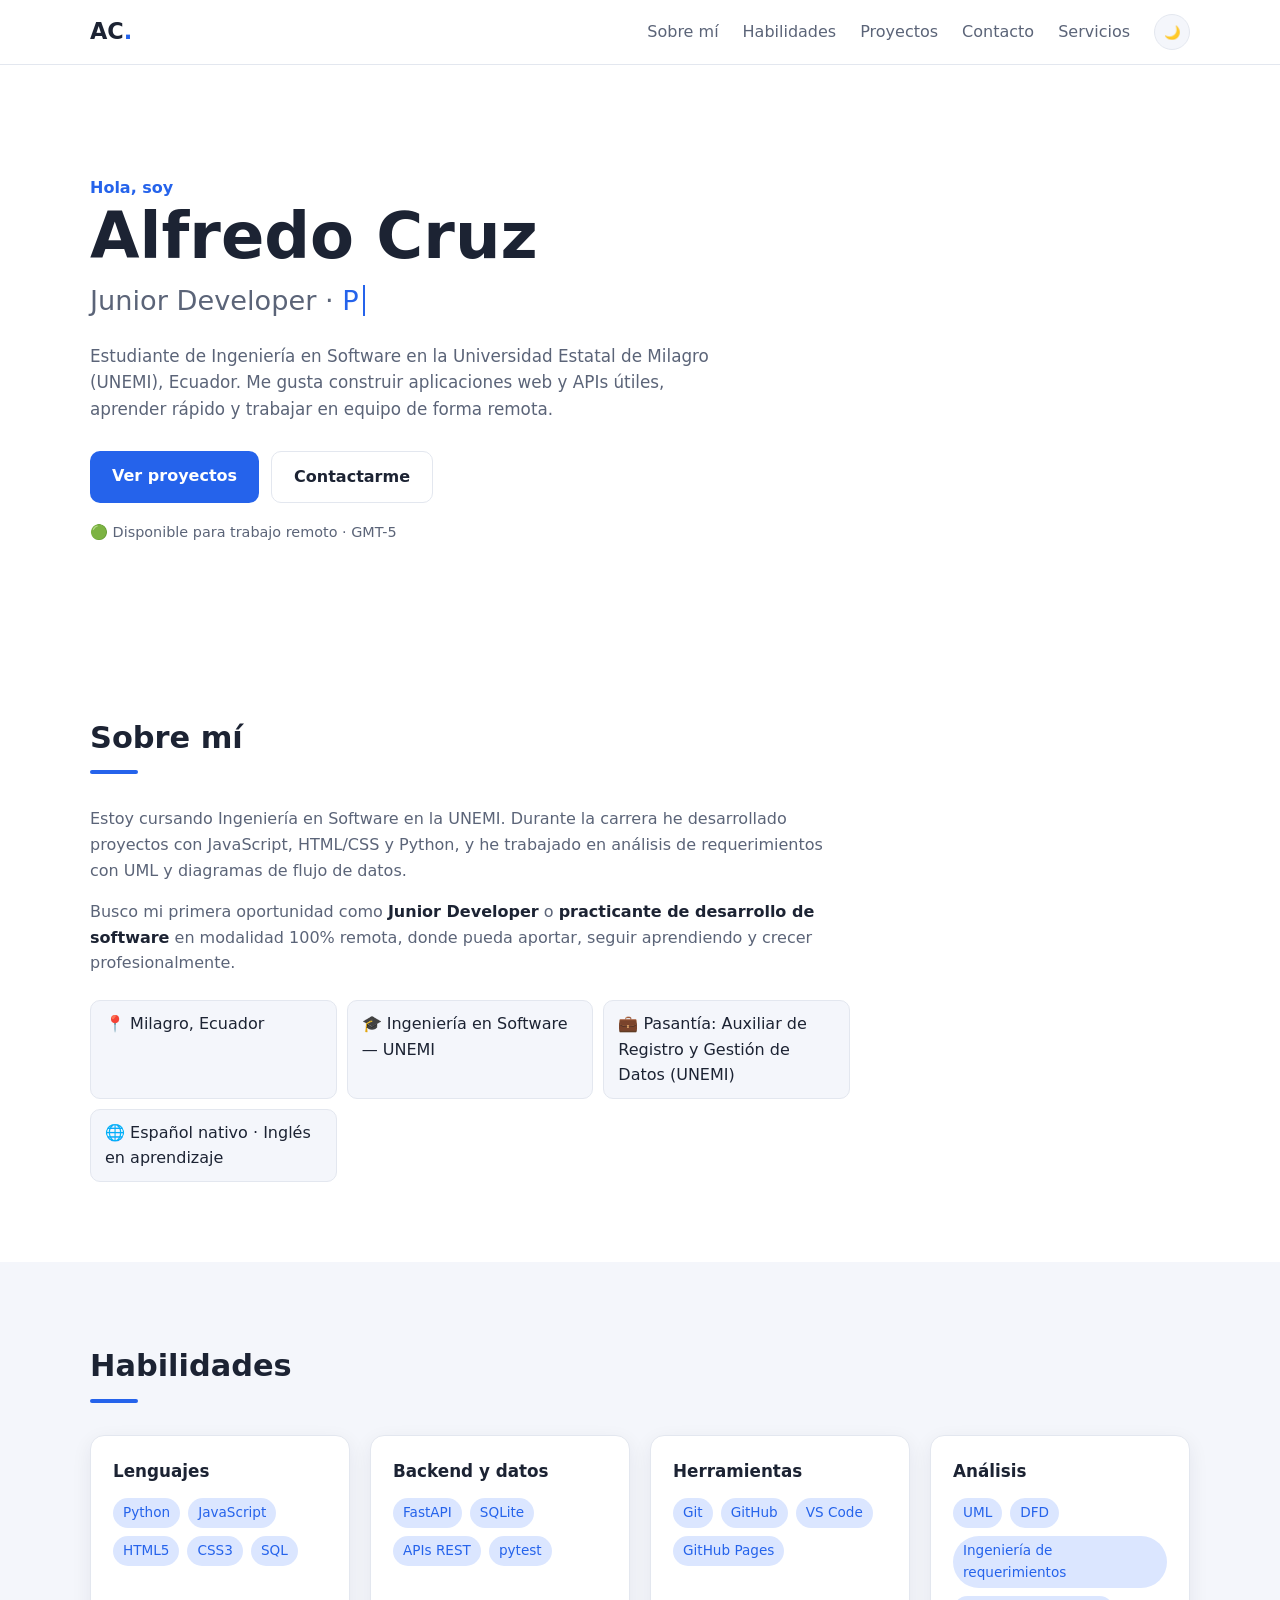
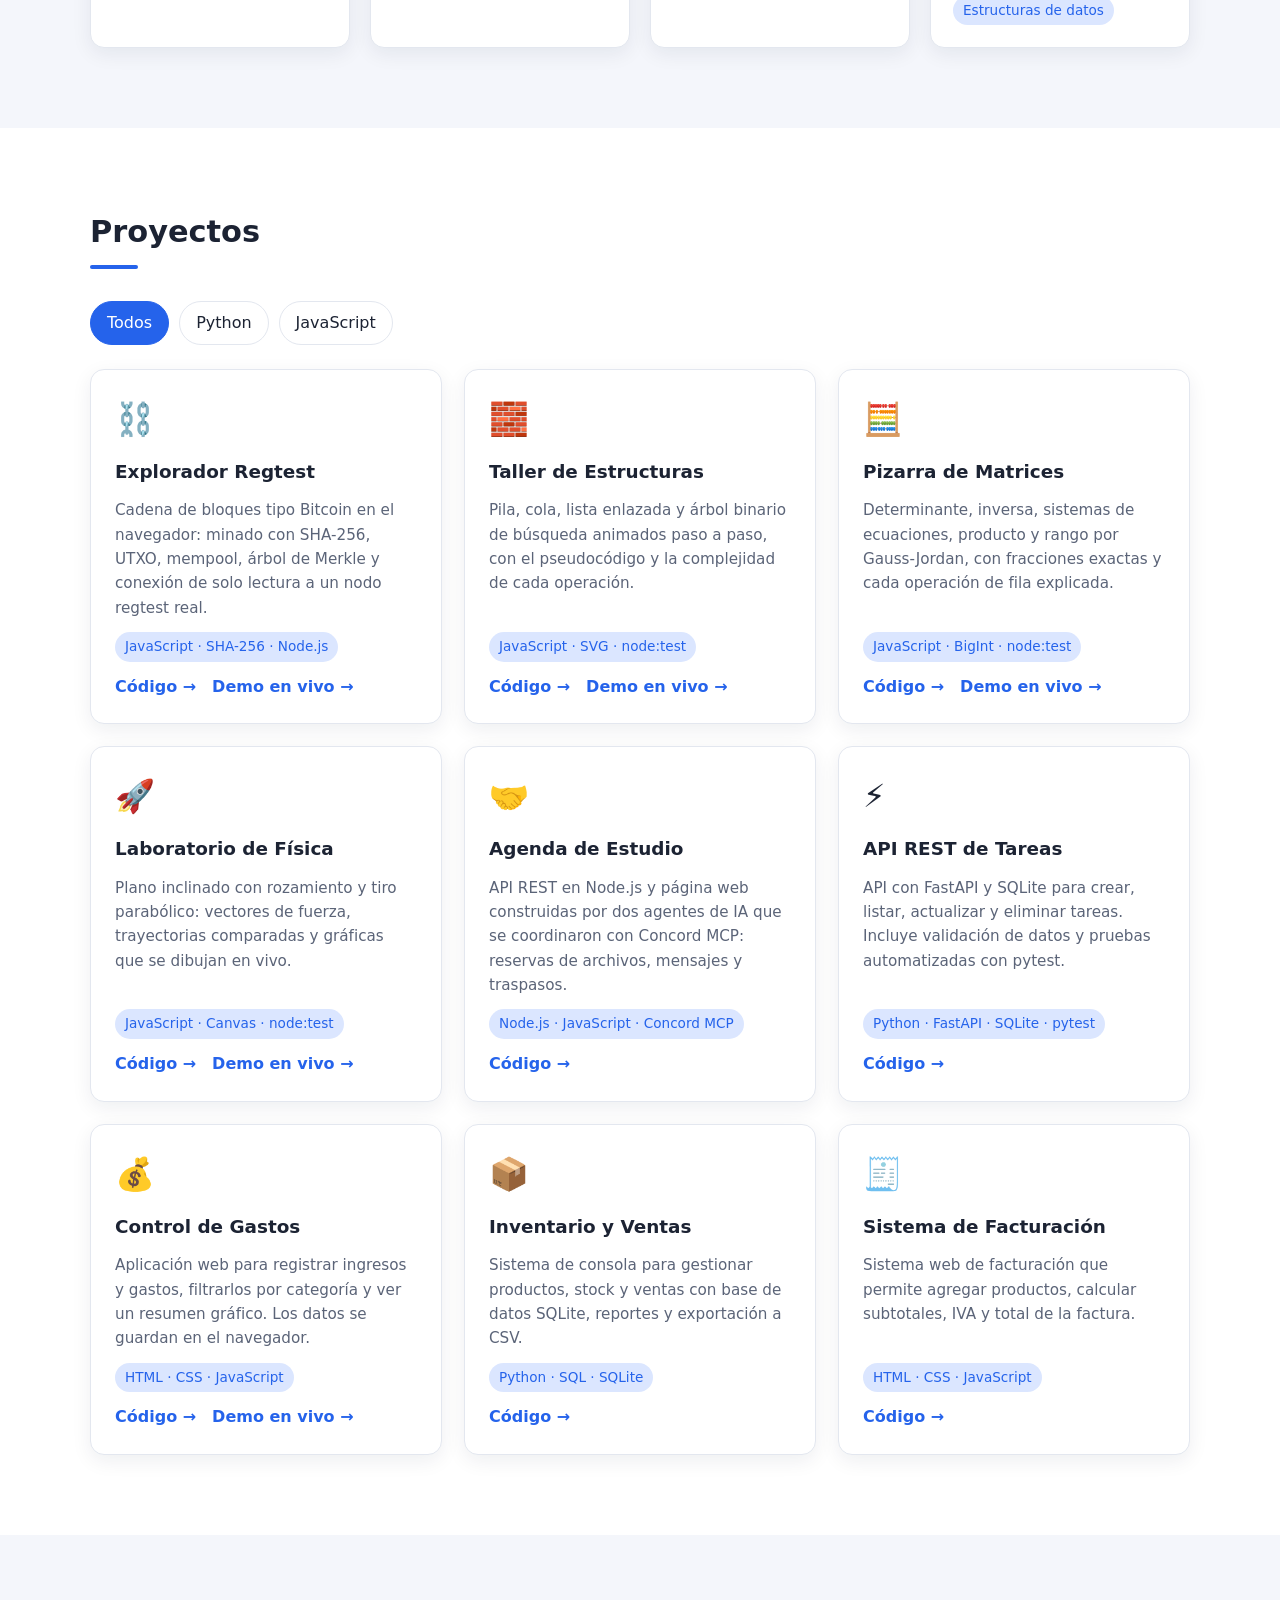
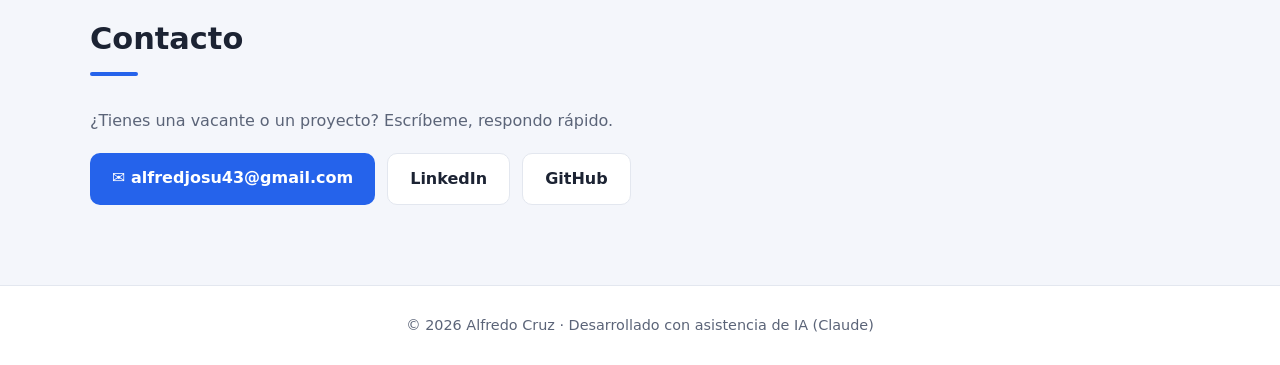
<file: index.html>
<!DOCTYPE html>
<html lang="es">
<head>
  <meta charset="UTF-8">
  <meta name="viewport" content="width=device-width, initial-scale=1.0">
  <title>Alfredo Cruz | Junior Developer</title>
  <meta name="description" content="Portafolio de Alfredo Cruz, estudiante de Ingeniería en Software y Junior Developer (Python, JavaScript, HTML/CSS).">
  <meta http-equiv="Content-Security-Policy" content="default-src 'none'; script-src 'self'; style-src 'self' https://fonts.googleapis.com; font-src https://fonts.gstatic.com; img-src 'self' data: https:; connect-src 'self'; base-uri 'none'; form-action 'none'; upgrade-insecure-requests">
  <meta name="referrer" content="strict-origin-when-cross-origin">
  <link rel="preconnect" href="https://fonts.googleapis.com">
  <link href="https://fonts.googleapis.com/css2?family=Inter:wght@400;500;600;700&display=swap" rel="stylesheet">
  <link rel="stylesheet" href="styles.css">
</head>
<body>
  <header class="nav">
    <div class="container nav__inner">
      <a href="#inicio" class="nav__logo">AC<span>.</span></a>
      <button class="nav__toggle" id="navToggle" aria-label="Abrir menú">☰</button>
      <nav class="nav__links" id="navLinks">
        <a href="#sobre-mi">Sobre mí</a>
        <a href="#habilidades">Habilidades</a>
        <a href="#proyectos">Proyectos</a>
        <a href="#contacto">Contacto</a>
        <a href="servicios/">Servicios</a>
        <button class="theme-btn" id="themeBtn" aria-label="Cambiar tema">🌙</button>
      </nav>
    </div>
  </header>

  <main>
    <!-- HERO -->
    <section class="hero" id="inicio">
      <div class="container">
        <p class="hero__hello">Hola, soy</p>
        <h1 class="hero__name">Alfredo Cruz</h1>
        <h2 class="hero__role">Junior Developer · <span id="typed">Python</span></h2>
        <p class="hero__text">
          Estudiante de Ingeniería en Software en la Universidad Estatal de Milagro (UNEMI), Ecuador.
          Me gusta construir aplicaciones web y APIs útiles, aprender rápido y trabajar en equipo de forma remota.
        </p>
        <div class="hero__actions">
          <a href="#proyectos" class="btn btn--primary">Ver proyectos</a>
          <a href="#contacto" class="btn btn--ghost">Contactarme</a>
        </div>
        <p class="hero__status">🟢 Disponible para trabajo remoto · GMT-5</p>
      </div>
    </section>

    <!-- SOBRE MÍ -->
    <section class="section" id="sobre-mi">
      <div class="container">
        <h2 class="section__title">Sobre mí</h2>
        <div class="about">
          <p>
            Estoy cursando Ingeniería en Software en la UNEMI. Durante la carrera he desarrollado
            proyectos con JavaScript, HTML/CSS y Python, y he trabajado en análisis de requerimientos
            con UML y diagramas de flujo de datos.
          </p>
          <p>
            Busco mi primera oportunidad como <strong>Junior Developer</strong> o
            <strong>practicante de desarrollo de software</strong> en modalidad 100% remota,
            donde pueda aportar, seguir aprendiendo y crecer profesionalmente.
          </p>
          <ul class="about__facts">
            <li><span>📍</span> Milagro, Ecuador</li>
            <li><span>🎓</span> Ingeniería en Software — UNEMI</li>
            <li><span>💼</span> Pasantía: Auxiliar de Registro y Gestión de Datos (UNEMI)</li>
            <li><span>🌐</span> Español nativo · Inglés en aprendizaje</li>
          </ul>
        </div>
      </div>
    </section>

    <!-- HABILIDADES -->
    <section class="section section--alt" id="habilidades">
      <div class="container">
        <h2 class="section__title">Habilidades</h2>
        <div class="skills">
          <div class="skill-card">
            <h3>Lenguajes</h3>
            <ul class="tags">
              <li>Python</li><li>JavaScript</li><li>HTML5</li><li>CSS3</li><li>SQL</li>
            </ul>
          </div>
          <div class="skill-card">
            <h3>Backend y datos</h3>
            <ul class="tags">
              <li>FastAPI</li><li>SQLite</li><li>APIs REST</li><li>pytest</li>
            </ul>
          </div>
          <div class="skill-card">
            <h3>Herramientas</h3>
            <ul class="tags">
              <li>Git</li><li>GitHub</li><li>VS Code</li><li>GitHub Pages</li>
            </ul>
          </div>
          <div class="skill-card">
            <h3>Análisis</h3>
            <ul class="tags">
              <li>UML</li><li>DFD</li><li>Ingeniería de requerimientos</li><li>Estructuras de datos</li>
            </ul>
          </div>
        </div>
      </div>
    </section>

    <!-- PROYECTOS -->
    <section class="section" id="proyectos">
      <div class="container">
        <h2 class="section__title">Proyectos</h2>
        <div class="filters" id="filters">
          <button class="filter active" data-filter="all">Todos</button>
          <button class="filter" data-filter="python">Python</button>
          <button class="filter" data-filter="javascript">JavaScript</button>
        </div>
        <div class="projects" id="projects"></div>
      </div>
    </section>

    <!-- CONTACTO -->
    <section class="section section--alt" id="contacto">
      <div class="container contact">
        <h2 class="section__title">Contacto</h2>
        <p>¿Tienes una vacante o un proyecto? Escríbeme, respondo rápido.</p>
        <div class="contact__links">
          <a class="btn btn--primary" href="mailto:alfredjosu43@gmail.com">✉️ alfredjosu43@gmail.com</a>
          <a class="btn btn--ghost" href="https://www.linkedin.com/in/alfredo-cruz-dev" target="_blank" rel="noopener">LinkedIn</a>
          <a class="btn btn--ghost" href="https://github.com/acruzc23-crypto" target="_blank" rel="noopener">GitHub</a>
        </div>
      </div>
    </section>
  </main>

  <footer class="footer">
    <div class="container">
      <p>© <span id="year"></span> Alfredo Cruz · Desarrollado con asistencia de IA (Claude)</p>
    </div>
  </footer>

  <script src="script.js"></script>
</body>
</html>
</file>
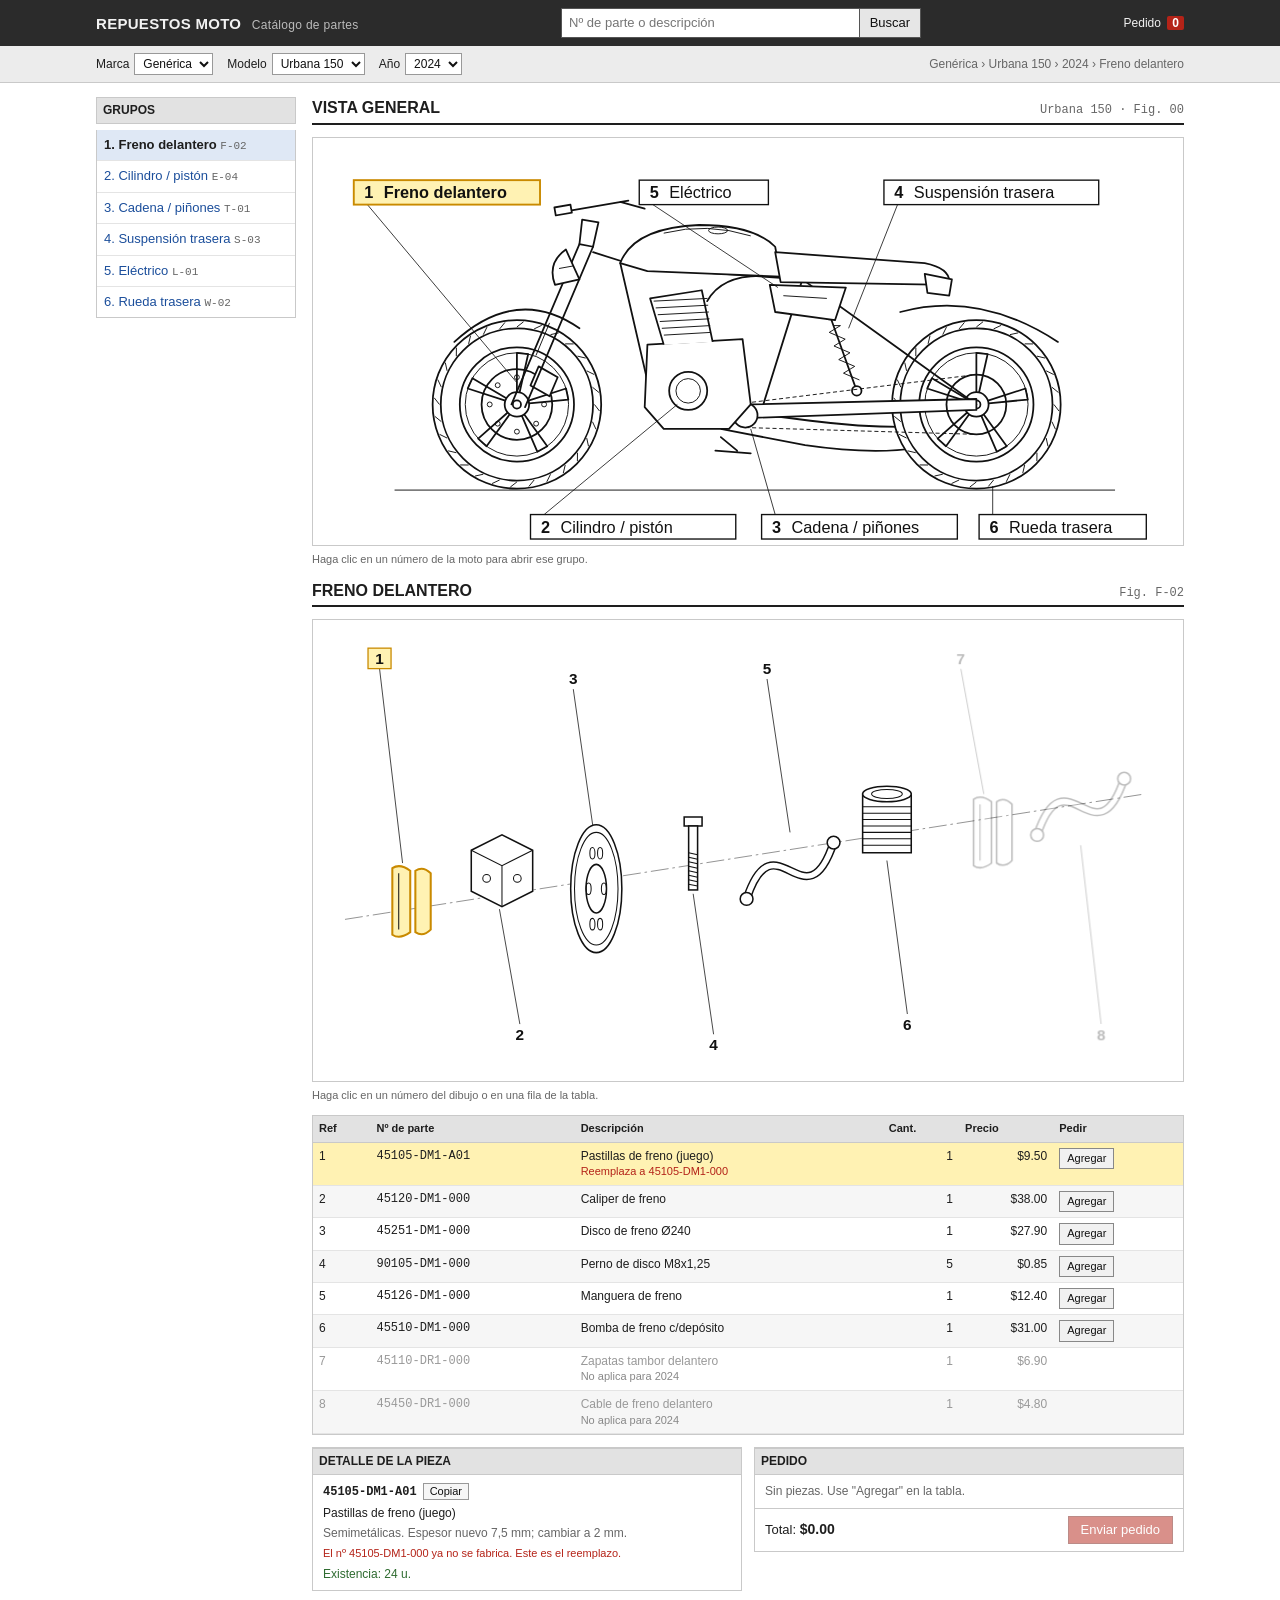
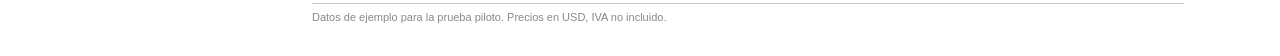
<file: catalogo-despiece/index.html>
<!doctype html>
<html lang="es">
<head>
<meta charset="utf-8">
<meta name="viewport" content="width=device-width, initial-scale=1, viewport-fit=cover">
<meta name="description" content="Prototipo de catálogo interactivo de despiece de repuestos de moto.">
<title>Catálogo de Despiece Moto</title>
<style>
/* Layout: estilo "microficha" de concesionario — barra superior, selectores de modelo, grupos a la izquierda, dibujo de líneas y tabla de partes debajo */
:root{
  --bg:#ffffff; --bar:#2b2b2b; --barfg:#f2f2f2; --ink:#1e1e1e; --muted:#666; --line:#c9c9c9; --rowalt:#f6f6f6;
  --link:#1b4e9b; --hl:#fff2b3; --hlline:#c98a00; --red:#b42318; --ok:#2e6b30;
  --ui:Arial,"Helvetica Neue",Helvetica,sans-serif; --num:"Courier New",Courier,monospace;
}
*{box-sizing:border-box}
body{margin:0}
body{background:var(--bg);color:var(--ink);font-family:var(--ui);font-size:13px;line-height:1.4}
a{color:var(--link)}
.bar{background:var(--bar);color:var(--barfg)}
.bar-in,.sel-in,.main{max-width:1120px;margin:0 auto;padding-left:max(16px,env(safe-area-inset-left,0px));padding-right:max(16px,env(safe-area-inset-right,0px))}
.bar-in{display:flex;flex-wrap:wrap;gap:8px 16px;align-items:center;justify-content:space-between;padding-block:8px}
.shop{font-weight:bold;font-size:15px;letter-spacing:.02em}
.shop small{font-weight:normal;color:#bbb;font-size:12px;margin-left:6px}
.bar form{display:flex;gap:0;flex:1 1 240px;max-width:360px}
.bar input{flex:1;min-width:0;border:1px solid #555;border-right:0;padding:5px 7px;font:inherit;background:#fff;color:#111}
.bar button{border:1px solid #555;background:#e6e6e6;color:#111;padding:5px 10px;font:inherit;cursor:pointer}
.cartlink{color:var(--barfg);text-decoration:none;font-size:12px}
.cartlink b{background:var(--red);color:#fff;padding:0 5px;border-radius:2px;margin-left:3px}
.selrow{background:#ececec;border-bottom:1px solid var(--line)}
.sel-in{display:flex;flex-wrap:wrap;gap:6px 14px;align-items:center;padding-block:7px;font-size:12px}
.sel-in label{display:flex;gap:5px;align-items:center}
.sel-in select{font:inherit;padding:2px 4px;border:1px solid #999;background:#fff;color:#111}
.crumb{color:var(--muted);margin-left:auto}
.main{display:grid;grid-template-columns:200px minmax(0,1fr);gap:16px;padding-block:14px 30px}
.side h3,.box h3{font-size:12px;margin:0 0 6px;padding:4px 6px;background:#e2e2e2;border:1px solid var(--line);text-transform:uppercase}
.side ul{list-style:none;margin:0;padding:0;border:1px solid var(--line);border-top:0}
.side li button{display:block;width:100%;text-align:left;border:0;border-top:1px solid #e4e4e4;background:#fff;padding:6px 7px;font:inherit;color:var(--link);cursor:pointer}
.side li:first-child button{border-top:0}
.side li button:hover{text-decoration:underline}
.side li button.on{background:#dfe8f5;color:var(--ink);font-weight:bold}
.side li button span{color:var(--muted);font-weight:normal;font-family:var(--num);font-size:11px}
.content{min-width:0;display:grid;gap:12px;align-content:start}
.fig-head{display:flex;justify-content:space-between;align-items:baseline;gap:8px;flex-wrap:wrap;border-bottom:2px solid var(--ink);padding-bottom:3px}
.fig-head h1{font-size:16px;margin:0;text-transform:uppercase}
.fig-head span{font-family:var(--num);font-size:12px;color:var(--muted)}
.fig{border:1px solid var(--line);overflow-x:auto;background:#fff}
.fig svg{display:block;width:100%;min-width:480px;height:auto}
.fig-note{font-size:11px;color:var(--muted);margin-top:-6px}
/* dibujo de líneas */
.ln{fill:#fff;stroke:#111;stroke-width:1.2}
.ln2{fill:none;stroke:#111;stroke-width:.8}
.axis{stroke:#888;stroke-width:.7;stroke-dasharray:14 3 2 3}
.part{cursor:pointer}
.part .lead{stroke:#111;stroke-width:.6}
.part .no{font-family:var(--ui);font-size:12px;font-weight:bold;fill:#111;text-anchor:middle;dominant-baseline:central}
.part .nobox{fill:#fff;stroke:none}
.part:hover .ln{stroke:var(--link)}
.part.on .ln{fill:var(--hl);stroke:var(--hlline);stroke-width:1.6}
.part.on .nobox{fill:var(--hl);stroke:var(--hlline);stroke-width:1}
.part.na{opacity:.28}
.part:focus{outline:none}
.part:focus-visible .nobox{stroke:var(--link);stroke-width:2}
/* vista general */
.bk{fill:none;stroke:#111;stroke-width:1.3;stroke-linecap:round;stroke-linejoin:round}
.bkf{fill:#fff;stroke:#111;stroke-width:1.3;stroke-linejoin:round}
.bkt{fill:none;stroke:#111;stroke-width:.7}
.zone{cursor:pointer}
.zone .lead{stroke:#111;stroke-width:.6}
.zone rect{fill:#fff;stroke:#111;stroke-width:1}
.zone text{font-family:var(--ui);font-size:12px;fill:#111;dominant-baseline:central}
.zone text.n{font-weight:bold;text-anchor:middle}
.zone:hover rect{fill:#eef3fb;stroke:var(--link)}
.zone.on rect{fill:var(--hl);stroke:var(--hlline);stroke-width:1.4}
.zone.on text{font-weight:bold}
.zone:focus{outline:none}
.zone:focus-visible rect{stroke:var(--link);stroke-width:2}
.hot{fill:var(--hl);stroke:var(--hlline);stroke-width:1.4;opacity:0;transition:opacity .15s}
.hot.on{opacity:.9}
/* tabla */
.tablewrap{overflow-x:auto;border:1px solid var(--line)}
table{width:100%;border-collapse:collapse;font-size:12px}
th{background:#e2e2e2;text-align:left;padding:5px 6px;border-bottom:1px solid var(--line);white-space:nowrap;font-size:11px}
td{padding:5px 6px;border-bottom:1px solid #e4e4e4;vertical-align:top}
tbody tr:nth-child(even){background:var(--rowalt)}
tbody tr{cursor:pointer}
tbody tr:hover{background:#eef3fb}
tbody tr.on{background:var(--hl)!important}
tbody tr.na td{color:#999}
td.r{text-align:right;font-variant-numeric:tabular-nums;white-space:nowrap}
.pn{font-family:var(--num);white-space:nowrap}
.note{display:block;font-size:11px;color:var(--red)}
.note.grey{color:#888}
.addbtn{font:inherit;font-size:11px;padding:2px 7px;border:1px solid #888;background:#f1f1f1;color:#111;cursor:pointer;white-space:nowrap}
.addbtn:hover{background:#e0e0e0}
.addbtn:focus-visible,.side li button:focus-visible,.bar button:focus-visible,.copy:focus-visible{outline:2px solid var(--link);outline-offset:1px}
.qtyin{width:42px;font:inherit;font-size:12px;padding:1px 3px;border:1px solid #999}
.box{border:1px solid var(--line);border-top:0}
.box h3{margin:0;border-left:0;border-right:0}
.box-in{padding:8px 10px;display:grid;gap:4px;font-size:12px}
.copy{font:inherit;font-size:11px;padding:0 6px;border:1px solid #999;background:#f6f6f6;color:#111;cursor:pointer;margin-left:6px}
.stockok{color:var(--ok)} .stocklow{color:var(--red)}
.two{display:grid;grid-template-columns:minmax(0,1fr) minmax(0,1fr);gap:12px;align-items:start}
.two>section{border-top:1px solid var(--line)}
.cart td{vertical-align:middle}
.cart-foot{display:flex;justify-content:space-between;align-items:center;gap:8px;flex-wrap:wrap;padding:7px 10px;border-top:1px solid var(--line)}
.cart-foot b{font-size:14px;font-variant-numeric:tabular-nums}
.send{font:inherit;padding:4px 12px;border:1px solid #7a1a12;background:var(--red);color:#fff;cursor:pointer}
.send:disabled{opacity:.5;cursor:default}
.empty{padding:8px 10px;color:var(--muted);font-size:12px}
.x{border:0;background:none;color:var(--red);cursor:pointer;font:inherit}
.res{border:1px solid var(--line);margin-bottom:0}
.res ul{margin:0;padding:4px 0;list-style:none}
.res li button{display:block;width:100%;text-align:left;border:0;background:none;padding:4px 10px;font:inherit;color:var(--link);cursor:pointer}
.res li button:hover{background:#eef3fb}
.tip{position:fixed;z-index:20;pointer-events:none;background:#ffffe1;color:#111;border:1px solid #777;font-size:11px;padding:3px 6px;max-width:240px;box-shadow:1px 1px 2px rgba(0,0,0,.25)}
.foot{font-size:11px;color:#888;border-top:1px solid var(--line);padding-top:6px}
@media (max-width:760px){.main{grid-template-columns:minmax(0,1fr)}.side ul{display:flex;flex-wrap:wrap}.side li{flex:1 1 50%}.side li button{border-top:1px solid #e4e4e4!important;border-right:1px solid #e4e4e4}.two{grid-template-columns:minmax(0,1fr)}.crumb{margin-left:0;width:100%}}
</style>
</head>
<body>


<div class="bar"><div class="bar-in">
  <div class="shop">REPUESTOS MOTO <small>Catálogo de partes</small></div>
  <form id="sform" role="search"><input id="q" type="search" placeholder="Nº de parte o descripción" aria-label="Buscar repuesto" autocomplete="off"><button>Buscar</button></form>
  <a href="#pedido" class="cartlink">Pedido <b id="cartN">0</b></a>
</div></div>
<div class="selrow"><div class="sel-in">
  <label>Marca <select id="brand"><option>Genérica</option></select></label>
  <label>Modelo <select id="mdl"><option>Urbana 150</option></select></label>
  <label>Año <select id="model"><option value="2024">2024</option><option value="2025">2025</option><option value="2026">2026</option><option value="2021">2021</option><option value="2022">2022</option><option value="2023">2023</option></select></label>
  <span class="crumb" id="crumb"></span>
</div></div>

<div class="main">
  <aside class="side">
    <h3>Grupos</h3>
    <ul id="groups"></ul>
  </aside>

  <div class="content">
    <div class="fig-head"><h1>Vista general</h1><span>Urbana 150 · Fig. 00</span></div>
    <div class="fig"><svg id="bike" viewBox="0 0 640 300" role="group" aria-label="Vista general de la moto, grupos numerados"></svg></div>
    <div class="fig-note">Haga clic en un número de la moto para abrir ese grupo.</div>

    <section class="res" id="resBox" hidden>
      <h3 style="margin:0;font-size:12px;padding:4px 6px;background:#e2e2e2;border-bottom:1px solid var(--line)" id="resLabel"></h3>
      <ul id="results"></ul>
    </section>

    <div class="fig-head"><h1 id="gTitle"></h1><span id="gSheet"></span></div>
    <div class="fig"><svg id="exploded" viewBox="0 0 680 360" role="group"></svg></div>
    <div class="fig-note">Haga clic en un número del dibujo o en una fila de la tabla.</div>

    <div class="tablewrap">
      <table>
        <thead><tr><th>Ref</th><th>Nº de parte</th><th>Descripción</th><th>Cant.</th><th class="r">Precio</th><th>Pedir</th></tr></thead>
        <tbody id="rows"></tbody>
      </table>
    </div>

    <div class="two">
      <section class="box"><h3>Detalle de la pieza</h3><div class="box-in" id="detail"></div></section>
      <section class="box" id="pedido"><h3>Pedido</h3><div id="cart"></div>
        <div class="cart-foot"><span>Total: <b id="total">$0.00</b></span><button class="send" id="send" disabled>Enviar pedido</button></div>
        <div class="empty" id="msg" hidden></div>
      </section>
    </div>

    <div class="foot">Datos de ejemplo para la prueba piloto. Precios en USD, IVA no incluido.</div>
  </div>
</div>

<script>
const GROUPS = [
  {id:"freno", name:"Freno delantero", sheet:"F-02",
   parts:[
    {code:"45105-DM1-A01",name:"Pastillas de freno (juego)",qty:1,price:9.50,stock:24,shape:"pad",m:"new",replaces:"45105-DM1-000",spec:"Semimetálicas. Espesor nuevo 7,5 mm; cambiar a 2 mm."},
    {code:"45120-DM1-000",name:"Caliper de freno",qty:1,price:38.00,stock:5,shape:"block",m:"new",spec:"2 pistones Ø25 mm. Incluye sangrador."},
    {code:"45251-DM1-000",name:"Disco de freno Ø240",qty:1,price:27.90,stock:9,shape:"disc",m:"new",spec:"Espesor mínimo de servicio 3,5 mm."},
    {code:"90105-DM1-000",name:"Perno de disco M8x1,25",qty:5,price:0.85,stock:120,shape:"bolt",m:"new",spec:"Torque 42 N·m. Traba roscas medio."},
    {code:"45126-DM1-000",name:"Manguera de freno",qty:1,price:12.40,stock:3,shape:"hose",m:"new",spec:"820 mm. Conectores banjo M10."},
    {code:"45510-DM1-000",name:"Bomba de freno c/depósito",qty:1,price:31.00,stock:6,shape:"cyl",m:"new",spec:"Pistón Ø11 mm. Líquido DOT 4."},
    {code:"45110-DR1-000",name:"Zapatas tambor delantero",qty:1,price:6.90,stock:15,shape:"pad",m:"old",spec:"Tambor Ø130 mm. Forro mínimo 2 mm."},
    {code:"45450-DR1-000",name:"Cable de freno delantero",qty:1,price:4.80,stock:10,shape:"hose",m:"old",spec:"1.040 mm. Juego en palanca 10–20 mm."}
   ]},
  {id:"motor", name:"Cilindro / pistón", sheet:"E-04",
   parts:[
    {code:"12100-EN1-000",name:"Cilindro",qty:1,price:46.00,stock:4,shape:"cyl",spec:"Ø57,30 mm estándar. Límite 57,40 mm."},
    {code:"13101-EN1-000",name:"Pistón STD",qty:1,price:18.50,stock:11,shape:"piston",spec:"Sobremedidas 0,25 / 0,50 bajo pedido."},
    {code:"13011-EN1-000",name:"Juego de anillos STD",qty:1,price:9.80,stock:18,shape:"washer",spec:"1º, 2º y rascador."},
    {code:"13111-EN1-000",name:"Bulón de pistón",qty:1,price:4.20,stock:15,shape:"pin",spec:"Ø15 x 46 mm."},
    {code:"12191-EN1-000",name:"Empaque base de cilindro",qty:1,price:1.90,stock:40,shape:"gasket",spec:"0,5 mm."},
    {code:"94301-EN1-000",name:"Pasador guía 10x14",qty:2,price:0.60,stock:60,shape:"pin",spec:"Ø10 x 14 mm."}
   ]},
  {id:"trans", name:"Cadena / piñones", sheet:"T-01",
   parts:[
    {code:"23801-TR1-000",name:"Piñón 15T",qty:1,price:6.50,stock:14,shape:"gear",spec:"Paso 428."},
    {code:"40530-TR1-000",name:"Cadena 428H x 118L",qty:1,price:22.00,stock:8,shape:"chain",spec:"Con eslabón de clip."},
    {code:"41201-TR1-000",name:"Corona 43T",qty:1,price:17.80,stock:7,shape:"gear",spec:"Paso 428. Relación 2,87."},
    {code:"90111-TR1-000",name:"Tuerca corona M10",qty:4,price:0.70,stock:90,shape:"nut",spec:"Autoblocante. 64 N·m."},
    {code:"40543-TR1-000",name:"Tensor de cadena (par)",qty:1,price:5.40,stock:2,shape:"block",spec:"Juego libre 25–35 mm."}
   ]},
  {id:"susp", name:"Suspensión trasera", sheet:"S-03",
   parts:[
    {code:"52400-SU1-000",name:"Amortiguador trasero",qty:1,price:54.00,stock:3,shape:"shock",spec:"Precarga 5 posiciones. 300 mm."},
    {code:"52401-SU1-000",name:"Resorte amortiguador",qty:1,price:19.50,stock:5,shape:"spring",spec:"85 N/mm."},
    {code:"90121-SU1-000",name:"Perno anclaje M10",qty:2,price:1.40,stock:70,shape:"bolt",spec:"44 N·m."},
    {code:"52141-SU1-000",name:"Buje de basculante",qty:2,price:3.20,stock:22,shape:"washer",spec:"Bronce sinterizado."},
    {code:"52100-SU1-000",name:"Basculante",qty:1,price:72.00,stock:1,shape:"arm",spec:"Tubo rectangular de acero."}
   ]},
  {id:"elec", name:"Eléctrico", sheet:"L-01",
   parts:[
    {code:"31500-EL1-A02",name:"Batería 12V 5Ah",qty:1,price:24.00,stock:10,shape:"block",replaces:"31500-EL1-000",spec:"Libre de mantenimiento."},
    {code:"31600-EL1-000",name:"Regulador rectificador",qty:1,price:15.60,stock:6,shape:"block",spec:"14,0–14,8 V a 5.000 rpm."},
    {code:"30410-EL1-000",name:"CDI",qty:1,price:21.00,stock:4,shape:"block",spec:"Avance fijo."},
    {code:"30500-EL1-000",name:"Bobina de encendido",qty:1,price:13.90,stock:8,shape:"cyl",spec:"Primario 0,2–0,4 Ω."},
    {code:"31916-EL1-000",name:"Bujía",qty:1,price:3.10,stock:50,shape:"plug",spec:"Calibre 0,6–0,7 mm."}
   ]},
  {id:"rueda", name:"Rueda trasera", sheet:"W-02",
   parts:[
    {code:"42701-WH1-000",name:"Aro aleación 17x2,15",qty:1,price:68.00,stock:2,shape:"disc",spec:"Para llanta 100/80-17."},
    {code:"42711-WH1-000",name:"Llanta 100/80-17",qty:1,price:41.00,stock:6,shape:"tire",spec:"33 psi solo piloto."},
    {code:"96140-WH1-000",name:"Rodamiento 6302-2RS",qty:2,price:2.80,stock:35,shape:"washer",spec:"Sellado."},
    {code:"42301-WH1-000",name:"Eje trasero M14",qty:1,price:8.90,stock:9,shape:"pin",spec:"Tuerca 88 N·m."},
    {code:"42620-WH1-000",name:"Zapatas freno trasero",qty:1,price:7.40,stock:12,shape:"pad",spec:"Tambor Ø130 mm."}
   ]}
];
GROUPS.forEach(g=>g.parts.forEach((p,i)=>{p.ref=i+1;p.gid=g.id}));

const state={g:GROUPS[0],sel:1,year:2024,order:new Map()};
try{JSON.parse(localStorage.getItem("pedido")||"[]").forEach(([k,v])=>state.order.set(k,v))}catch(e){}
const $=id=>document.getElementById(id);
const fmt=n=>"$"+n.toFixed(2);
const fits=p=>!p.m||(p.m==="new"?state.year>=2024:state.year<2024);
const firstFit=g=>(g.parts.find(fits)||g.parts[0]).ref;
const NS="http://www.w3.org/2000/svg";
const el=(t,a,p)=>{const e=document.createElementNS(NS,t);for(const k in a)e.setAttribute(k,a[k]);p&&p.appendChild(e);return e};
const findPart=c=>{for(const g of GROUPS)for(const p of g.parts)if(p.code===c)return p};

const tip=document.createElement("div");tip.className="tip";tip.hidden=true;document.body.appendChild(tip);
const showTip=(e,p)=>{tip.textContent=p.code+" — "+p.name+(fits(p)?"  "+fmt(p.price):"  (no aplica)");tip.hidden=false;moveTip(e)};
const moveTip=e=>{tip.style.left=Math.min(e.clientX+12,innerWidth-250)+"px";tip.style.top=(e.clientY+14)+"px"};

/* piezas en dibujo de línea */
function shape(t,g){
  const A="ln",B="ln2";
  switch(t){
    case "disc": el("ellipse",{rx:20,ry:50,class:A},g);el("ellipse",{rx:8,ry:19,class:A},g);for(let i=0;i<6;i++){const a=i/6*Math.PI*2;el("ellipse",{cx:Math.cos(a)*6,cy:Math.sin(a)*32,rx:2,ry:4.5,class:B},g)}el("ellipse",{rx:17,ry:44,class:B},g);break;
    case "pad": el("path",{d:"M-8 -26 Q-2 -30 6 -24 L6 24 Q-2 30 -8 26 Z",class:A},g);el("path",{d:"M-3 -22 L-3 22",class:B},g);el("path",{d:"M10 -24 Q16 -28 22 -22 L22 22 Q16 28 10 24 Z",class:A},g);break;
    case "block": el("path",{d:"M-22 -16 L2 -28 L26 -16 L26 16 L2 28 L-22 16 Z",class:A},g);el("path",{d:"M-22 -16 L2 -4 L26 -16 M2 -4 L2 28",class:B},g);el("circle",{cx:-10,cy:6,r:3,class:B},g);el("circle",{cx:14,cy:6,r:3,class:B},g);break;
    case "bolt": el("path",{d:"M-7 -30 L7 -30 L7 -23 L-7 -23 Z",class:A},g);el("rect",{x:-3.5,y:-23,width:7,height:50,class:A},g);for(let y=-2;y<26;y+=3.5)el("line",{x1:-3.5,y1:y,x2:3.5,y2:y+1.5,class:B},g);break;
    case "nut": el("path",{d:"M-11 -6 L0 -13 L11 -6 L11 6 L0 13 L-11 6 Z",class:A},g);el("circle",{r:4.5,class:A},g);break;
    case "hose": el("path",{d:"M-34 22 C-12 -44 12 44 34 -22",fill:"none",stroke:"#111","stroke-width":6.5,class:"hz"},g);el("path",{d:"M-34 22 C-12 -44 12 44 34 -22",fill:"none",stroke:"#fff","stroke-width":4.2,class:"hz2"},g);el("circle",{cx:-34,cy:22,r:5,class:A},g);el("circle",{cx:34,cy:-22,r:5,class:A},g);break;
    case "cyl": el("path",{d:"M-19 -22 L19 -22 L19 24 L-19 24 Z",class:A},g);el("ellipse",{cy:-22,rx:19,ry:6,class:A},g);el("ellipse",{cy:-22,rx:12,ry:3.5,class:B},g);for(let y=-12;y<22;y+=5)el("line",{x1:-19,y1:y,x2:19,y2:y,class:B},g);break;
    case "piston": el("path",{d:"M-17 -14 L17 -14 L17 22 L-17 22 Z",class:A},g);el("ellipse",{cy:-14,rx:17,ry:5.5,class:A},g);[-8,-4,0].forEach(y=>el("line",{x1:-17,y1:y,x2:17,y2:y,class:B},g));el("circle",{cy:11,r:4,class:A},g);break;
    case "washer": el("ellipse",{rx:7,ry:21,class:A},g);el("ellipse",{rx:2.6,ry:9,class:A},g);break;
    case "gasket": el("path",{d:"M-5 -34 L5 -30 L5 30 L-5 34 Z",class:A},g);el("ellipse",{rx:3,ry:17,class:A},g);el("circle",{cy:-24,r:1.6,class:B},g);el("circle",{cy:24,r:1.6,class:B},g);break;
    case "pin": el("rect",{x:-3.5,y:-17,width:7,height:34,rx:2.5,class:A},g);el("ellipse",{cy:-17,rx:3.5,ry:1.4,class:B},g);break;
    case "gear": {let d="";const n=18;for(let i=0;i<n*2;i++){const a=i/(n*2)*Math.PI*2,r=i%2?25:31;d+=(i?"L":"M")+(Math.cos(a)*r*.42).toFixed(1)+" "+(Math.sin(a)*r).toFixed(1)}el("path",{d:d+"Z",class:A},g);el("ellipse",{rx:9,ry:21,class:B},g);el("ellipse",{rx:3.5,ry:8,class:A},g);break;}
    case "chain": el("rect",{x:-36,y:-13,width:72,height:26,rx:13,fill:"none",stroke:"#111","stroke-width":4.5,"stroke-dasharray":"5 2.5",class:"hz"},g);el("rect",{x:-36,y:-13,width:72,height:26,rx:13,class:B},g);break;
    case "shock": el("rect",{x:-5,y:-40,width:10,height:80,class:A},g);el("rect",{x:-3,y:-40,width:6,height:36,class:B},g);el("circle",{cy:-42,r:6,class:A},g);el("circle",{cy:42,r:6,class:A},g);break;
    case "spring": {let d="M0 -36";for(let i=0;i<9;i++)d+=` L${i%2?-11:11} ${-30+i*7}`;d+=" L0 36";el("path",{d,fill:"none",stroke:"#111","stroke-width":1.6,class:"hz"},g);break;}
    case "arm": el("path",{d:"M-42 -8 L36 -18 L40 -6 L-38 6 Z",class:A},g);el("circle",{cx:-40,cy:-1,r:6,class:A},g);el("circle",{cx:38,cy:-12,r:5,class:A},g);el("line",{x1:-30,y1:-2,x2:30,y2:-10,class:B},g);break;
    case "plug": el("rect",{x:-4,y:-30,width:8,height:15,class:A},g);el("path",{d:"M-8 -15 L8 -15 L8 1 L-8 1 Z",class:A},g);el("rect",{x:-4,y:1,width:8,height:17,class:A},g);for(let y=4;y<18;y+=3)el("line",{x1:-4,y1:y,x2:4,y2:y+1,class:B},g);el("path",{d:"M0 18 L0 25 L4 25",class:B},g);break;
    case "tire": el("ellipse",{rx:28,ry:58,class:A},g);el("ellipse",{rx:17,ry:40,class:A},g);for(let i=-48;i<=48;i+=8)el("line",{x1:-27,y1:i,x2:-21,y2:i+3,class:B},g);break;
    default: el("circle",{r:15,class:A},g);
  }
}
// posiciones "a mano": no todas sobre una línea recta perfecta
const JITTER=[0,-14,10,-6,16,-12,6,-4];
function drawExploded(){
  const s=$("exploded"),g=state.g,n=g.parts.length;s.innerHTML="";
  s.setAttribute("aria-label","Despiece "+g.name);
  const x0=70,x1=600,y0=220,y1=150;
  el("line",{x1:x0-45,y1:y0+14,x2:x1+50,y2:y1-14,class:"axis"},s);
  g.parts.forEach((p,i)=>{
    const t=n===1?.5:i/(n-1),x=x0+(x1-x0)*t,y=y0+(y1-y0)*t+JITTER[i%8];
    const up=i%2===0,ty=up?30+(i%3)*8:332-(i%3)*8,tx=x+(up?-18:16);
    const gr=el("g",{class:"part"+(p.ref===state.sel?" on":"")+(fits(p)?"":" na"),tabindex:0,role:"button","aria-label":p.ref+" "+p.name},s);
    el("line",{x1:tx,y1:ty+(up?8:-8),x2:x,y2:y+(up?-30:30),class:"lead"},gr);
    const b=el("g",{transform:`translate(${x.toFixed(1)} ${y.toFixed(1)})`},gr);shape(p.shape,b);
    el("rect",{x:tx-9,y:ty-8,width:18,height:16,class:"nobox"},gr);
    const tt=el("text",{x:tx,y:ty,class:"no"},gr);tt.textContent=p.ref;
    gr.addEventListener("click",()=>select(p.ref));
    gr.addEventListener("keydown",e=>{if(e.key==="Enter"||e.key===" "){e.preventDefault();select(p.ref)}});
    gr.addEventListener("mouseenter",e=>showTip(e,p));gr.addEventListener("mousemove",moveTip);gr.addEventListener("mouseleave",()=>tip.hidden=true);
  });
}
/* moto en dibujo de líneas */
const ZONES={freno:{hot:[150,196,26],tag:[40,40],to:[150,180]},motor:{hot:[282,178,30],tag:[170,286],to:[268,196]},trans:{hot:[318,204,14],tag:[340,286],to:[322,214]},
  susp:{hot:[392,158,18],tag:[430,40],to:[394,140]},elec:{hot:[352,118,18],tag:[250,40],to:[342,110]},rueda:{hot:[488,196,64],tag:[500,286],to:[500,256]}};
function wheel(s,cx,cy){
  el("circle",{cx,cy,r:62,class:"bkf"},s);el("circle",{cx,cy,r:56,class:"bk"},s);
  for(let i=0;i<28;i++){const a=i/28*Math.PI*2;el("line",{x1:cx+Math.cos(a)*57,y1:cy+Math.sin(a)*57,x2:cx+Math.cos(a+.08)*61,y2:cy+Math.sin(a+.08)*61,class:"bkt"},s)}
  el("circle",{cx,cy,r:42,class:"bkf"},s);el("circle",{cx,cy,r:38,class:"bkt"},s);
  for(let i=0;i<5;i++){const a=i/5*Math.PI*2-Math.PI/2,b=a+.22;el("path",{d:`M${cx+Math.cos(a)*9} ${cy+Math.sin(a)*9} L${cx+Math.cos(a)*38} ${cy+Math.sin(a)*38} L${cx+Math.cos(b)*38} ${cy+Math.sin(b)*38} L${cx+Math.cos(b)*9} ${cy+Math.sin(b)*9}`,class:"bk"},s)}
  el("circle",{cx,cy,r:9,class:"bkf"},s);el("circle",{cx,cy,r:3,class:"bkf"},s);
}
function drawBike(){
  const s=$("bike");s.innerHTML="";
  el("line",{x1:60,y1:259,x2:590,y2:259,class:"bkt"},s);
  // resaltados de zona (debajo del dibujo)
  const hots={};GROUPS.forEach(g=>{const z=ZONES[g.id];hots[g.id]=el("circle",{cx:z.hot[0],cy:z.hot[1],r:z.hot[2],class:"hot"+(g===state.g?" on":"")},s)});
  // guardabarros trasero y escape
  el("path",{d:"M432 128 Q490 112 548 150",class:"bk"},s);
  el("path",{d:"M300 214 L362 226 Q430 236 470 222 L474 210 Q430 216 366 208 L304 200",class:"bkf"},s);
  el("path",{d:"M440 222 L478 218",class:"bkt"},s);
  wheel(s,150,196);wheel(s,488,196);
  // disco y caliper delanteros
  el("circle",{cx:150,cy:196,r:26,class:"bk"},s);for(let i=0;i<8;i++){const a=i/8*Math.PI*2;el("circle",{cx:150+Math.cos(a)*20,cy:196+Math.sin(a)*20,r:1.8,class:"bkt"},s)}
  el("path",{d:"M166 168 L180 176 L174 190 L160 182 Z",class:"bkf"},s);
  // horquilla
  el("path",{d:"M146 196 L196 78 M156 198 L206 80",class:"bk"},s);el("path",{d:"M164 160 L174 136",class:"bkt"},s);
  el("path",{d:"M104 150 Q150 108 196 140",class:"bk"},s);
  // manubrio y faro
  el("path",{d:"M196 78 L206 80 L210 62 L198 60 Z",class:"bkf"},s);
  el("path",{d:"M186 54 L232 46 M226 47 L244 52",class:"bk"},s);el("rect",{x:178,y:50,width:12,height:6,class:"bkf",transform:"rotate(-10 184 53)"},s);
  el("path",{d:"M186 82 Q172 92 178 108 L196 104 Z",class:"bkf"},s);el("path",{d:"M181 96 L192 94",class:"bkt"},s);
  // chasis
  el("path",{d:"M206 84 L244 96 L360 104 L410 140 L488 196",class:"bk"},s);
  el("path",{d:"M226 92 L250 196 L312 206",class:"bk"},s);el("path",{d:"M360 104 L330 200",class:"bk"},s);
  // basculante y amortiguador
  el("path",{d:"M320 206 L488 200 L488 192 L322 196 Z",class:"bkf"},s);
  el("path",{d:"M380 130 L400 186",class:"bk"},s);let sp="M383 138";for(let i=0;i<9;i++){const t=i/8,x=383+t*14,y=138+t*40;sp+=` L${x+(i%2?-5:5)} ${y}`}el("path",{d:sp,class:"bkt"},s);
  el("circle",{cx:380,cy:130,r:3.5,class:"bkf"},s);el("circle",{cx:400,cy:186,r:3.5,class:"bkf"},s);
  // cadena y piñones
  el("circle",{cx:318,cy:204,r:9,class:"bkf"},s);el("circle",{cx:488,cy:196,r:22,class:"bk"},s);
  el("path",{d:"M318 195 L488 174 M318 213 L488 218",class:"bkt","stroke-dasharray":"3 2"},s);
  // motor
  el("path",{d:"M246 152 L316 148 L322 196 L306 214 L258 214 L244 198 Z",class:"bkf"},s);
  el("path",{d:"M258 152 L248 118 L286 112 L294 150",class:"bkf"},s);
  for(let y=120;y<150;y+=5)el("line",{x1:250+(y-118)*.3,y1:y,x2:290+(y-118)*.1,y2:y-2,class:"bkt"},s);
  el("circle",{cx:276,cy:186,r:14,class:"bk"},s);el("circle",{cx:276,cy:186,r:9,class:"bkt"},s);
  el("path",{d:"M290 120 Q302 98 340 102",class:"bk"},s);
  // tanque, asiento, tapa lateral
  el("path",{d:"M226 92 Q236 66 284 64 Q324 64 340 80 L344 102 L246 98 Z",class:"bkf"},s);
  el("path",{d:"M258 70 Q290 62 322 72",class:"bkt"},s);el("ellipse",{cx:298,cy:68,rx:7,ry:2.5,class:"bkt"},s);
  el("path",{d:"M340 84 L450 92 Q470 96 468 108 L344 106 Z",class:"bkf"},s);
  el("path",{d:"M336 108 L392 110 L384 134 L340 128 Z",class:"bkf"},s);el("path",{d:"M346 116 L378 118",class:"bkt"},s);
  el("path",{d:"M450 100 L470 104 L468 116 L452 114 Z",class:"bkf"},s);
  // pedales
  el("path",{d:"M300 220 L312 230 M296 230 L322 232",class:"bk"},s);
  // números de grupo
  GROUPS.forEach((g,i)=>{const z=ZONES[g.id],[tx,ty]=z.tag;
    const a=el("g",{class:"zone"+(g===state.g?" on":""),tabindex:0,role:"button","aria-label":(i+1)+" "+g.name},s);
    el("line",{x1:tx,y1:ty+(ty<150?9:-9),x2:z.to[0],y2:z.to[1],class:"lead"},a);
    const w=g.name.length*7+32;const left=tx+w>630?tx-w+20:tx-10;
    el("rect",{x:left,y:ty-9,width:w,height:18},a);
    const n=el("text",{x:left+11,y:ty,class:"n"},a);n.textContent=i+1;
    const t=el("text",{x:left+22,y:ty},a);t.textContent=g.name;
    a.addEventListener("click",()=>pickGroup(g));
    a.addEventListener("keydown",e=>{if(e.key==="Enter"||e.key===" "){e.preventDefault();pickGroup(g)}});
    a.addEventListener("mouseenter",()=>hots[g.id].classList.add("on"));
    a.addEventListener("mouseleave",()=>{if(g!==state.g)hots[g.id].classList.remove("on")});
  });
}
function drawGroups(){
  $("groups").innerHTML=GROUPS.map((g,i)=>`<li><button data-g="${g.id}" class="${g===state.g?"on":""}">${i+1}. ${g.name} <span>${g.sheet}</span></button></li>`).join("");
  $("groups").querySelectorAll("button").forEach(b=>b.onclick=()=>pickGroup(GROUPS.find(g=>g.id===b.dataset.g)));
}
function drawTable(){
  const g=state.g;
  $("gTitle").textContent=g.name;
  $("gSheet").textContent="Fig. "+g.sheet;
  $("crumb").textContent="Genérica › Urbana 150 › "+state.year+" › "+g.name;
  $("rows").innerHTML=g.parts.map(p=>{const ok=fits(p);return `<tr data-ref="${p.ref}" class="${p.ref===state.sel?"on":""}${ok?"":" na"}">
    <td>${p.ref}</td><td class="pn">${p.code}</td>
    <td>${p.name}${p.replaces?`<span class="note">Reemplaza a ${p.replaces}</span>`:""}${ok?"":`<span class="note grey">No aplica para ${state.year}</span>`}</td>
    <td class="r">${p.qty}</td><td class="r">${fmt(p.price)}</td>
    <td>${ok?`<button class="addbtn" data-c="${p.code}">Agregar</button>`:""}</td></tr>`}).join("");
  $("rows").querySelectorAll("tr").forEach(tr=>tr.onclick=e=>{if(!e.target.closest(".addbtn"))select(+tr.dataset.ref)});
  $("rows").querySelectorAll(".addbtn").forEach(b=>b.onclick=()=>add(b.dataset.c));
  drawDetail();
}
function drawDetail(){
  const p=state.g.parts.find(x=>x.ref===state.sel);if(!p)return;
  const ok=fits(p),low=p.stock<=3;
  $("detail").innerHTML=`<div><b class="pn" id="pcode">${p.code}</b><button class="copy" id="copyBtn">Copiar</button></div>
   <div>${p.name}</div><div style="color:var(--muted)">${p.spec}</div>`+
   (p.replaces?`<div class="note">El nº ${p.replaces} ya no se fabrica. Este es el reemplazo.</div>`:"")+
   (ok?`<div class="${low?"stocklow":"stockok"}">Existencia: ${p.stock} u.${low?" (pocas)":""}</div>`:`<div class="note grey">No aplica para el año ${state.year}.</div>`);
  $("copyBtn").onclick=async e=>{const b=e.currentTarget;try{await navigator.clipboard.writeText(p.code);b.textContent="Copiado"}catch(_){const r=document.createRange();r.selectNodeContents($("pcode"));getSelection().removeAllRanges();getSelection().addRange(r);b.textContent="Seleccionado"}setTimeout(()=>b.textContent="Copiar",1500)};
}
function select(ref){
  state.sel=ref;
  document.querySelectorAll("#exploded .part").forEach((e,i)=>e.classList.toggle("on",i+1===ref));
  document.querySelectorAll("#rows tr").forEach(tr=>tr.classList.toggle("on",+tr.dataset.ref===ref));
  drawDetail();
}
function pickGroup(g,ref){state.g=g;state.sel=ref||firstFit(g);drawBike();drawGroups();drawExploded();drawTable()}
$("model").onchange=e=>{state.year=+e.target.value;const c=state.g.parts.find(x=>x.ref===state.sel);pickGroup(state.g,c&&fits(c)?state.sel:0)};

/* pedido */
const save=()=>{try{localStorage.setItem("pedido",JSON.stringify([...state.order]))}catch(e){}};
function add(c){state.order.set(c,(state.order.get(c)||0)+findPart(c).qty);$("msg").hidden=true;save();drawCart()}
function drawCart(){
  let tot=0,cnt=0;const C=$("cart");
  if(!state.order.size)C.innerHTML='<div class="empty">Sin piezas. Use "Agregar" en la tabla.</div>';
  else{
    C.innerHTML='<table class="cart"><tbody>'+[...state.order].map(([c,q])=>{const p=findPart(c);tot+=p.price*q;cnt+=q;
      return `<tr><td class="pn">${c}<br><span style="font-family:var(--ui)">${p.name}</span></td><td><input class="qtyin" type="number" min="1" value="${q}" data-c="${c}" id="q-${c}" aria-label="Cantidad"></td><td class="r">${fmt(p.price*q)}</td><td><button class="x" data-x="${c}" aria-label="Quitar">quitar</button></td></tr>`}).join("")+'</tbody></table>';
    C.querySelectorAll(".qtyin").forEach(i=>i.onchange=()=>{const v=Math.max(1,parseInt(i.value)||1);state.order.set(i.dataset.c,v);save();drawCart()});
    C.querySelectorAll(".x").forEach(b=>b.onclick=()=>{state.order.delete(b.dataset.x);save();drawCart()});
  }
  $("total").textContent=fmt(tot);$("cartN").textContent=cnt;$("send").disabled=!state.order.size;
}
$("send").onclick=()=>{const m=$("msg");m.textContent="Pedido enviado al mostrador (demo): "+state.order.size+" líneas.";m.hidden=false};

/* búsqueda */
function search(){
  const q=$("q").value.trim().toLowerCase(),box=$("resBox");
  if(q.length<2){box.hidden=true;return}
  const hits=[];GROUPS.forEach(g=>g.parts.forEach(p=>{if((p.name+" "+p.code+" "+(p.replaces||"")).toLowerCase().includes(q))hits.push([g,p])}));
  box.hidden=false;
  $("resLabel").textContent=hits.length?hits.length+" resultado(s) para \""+q+"\"":"Sin resultados para \""+q+"\"";
  $("results").innerHTML=hits.map(([g,p])=>`<li><button data-g="${g.id}" data-r="${p.ref}">${p.code} — ${p.name} <span style="color:#888">(${g.name}, ref ${p.ref}${p.replaces&&p.replaces.toLowerCase().includes(q)?", reemplaza a "+p.replaces:""})</span></button></li>`).join("");
  $("results").querySelectorAll("button").forEach(b=>b.onclick=()=>pickGroup(GROUPS.find(g=>g.id===b.dataset.g),+b.dataset.r));
}
$("q").addEventListener("input",search);
$("sform").addEventListener("submit",e=>{e.preventDefault();search()});

pickGroup(GROUPS[0]);drawCart();
</script>

</body>
</html>
</file>
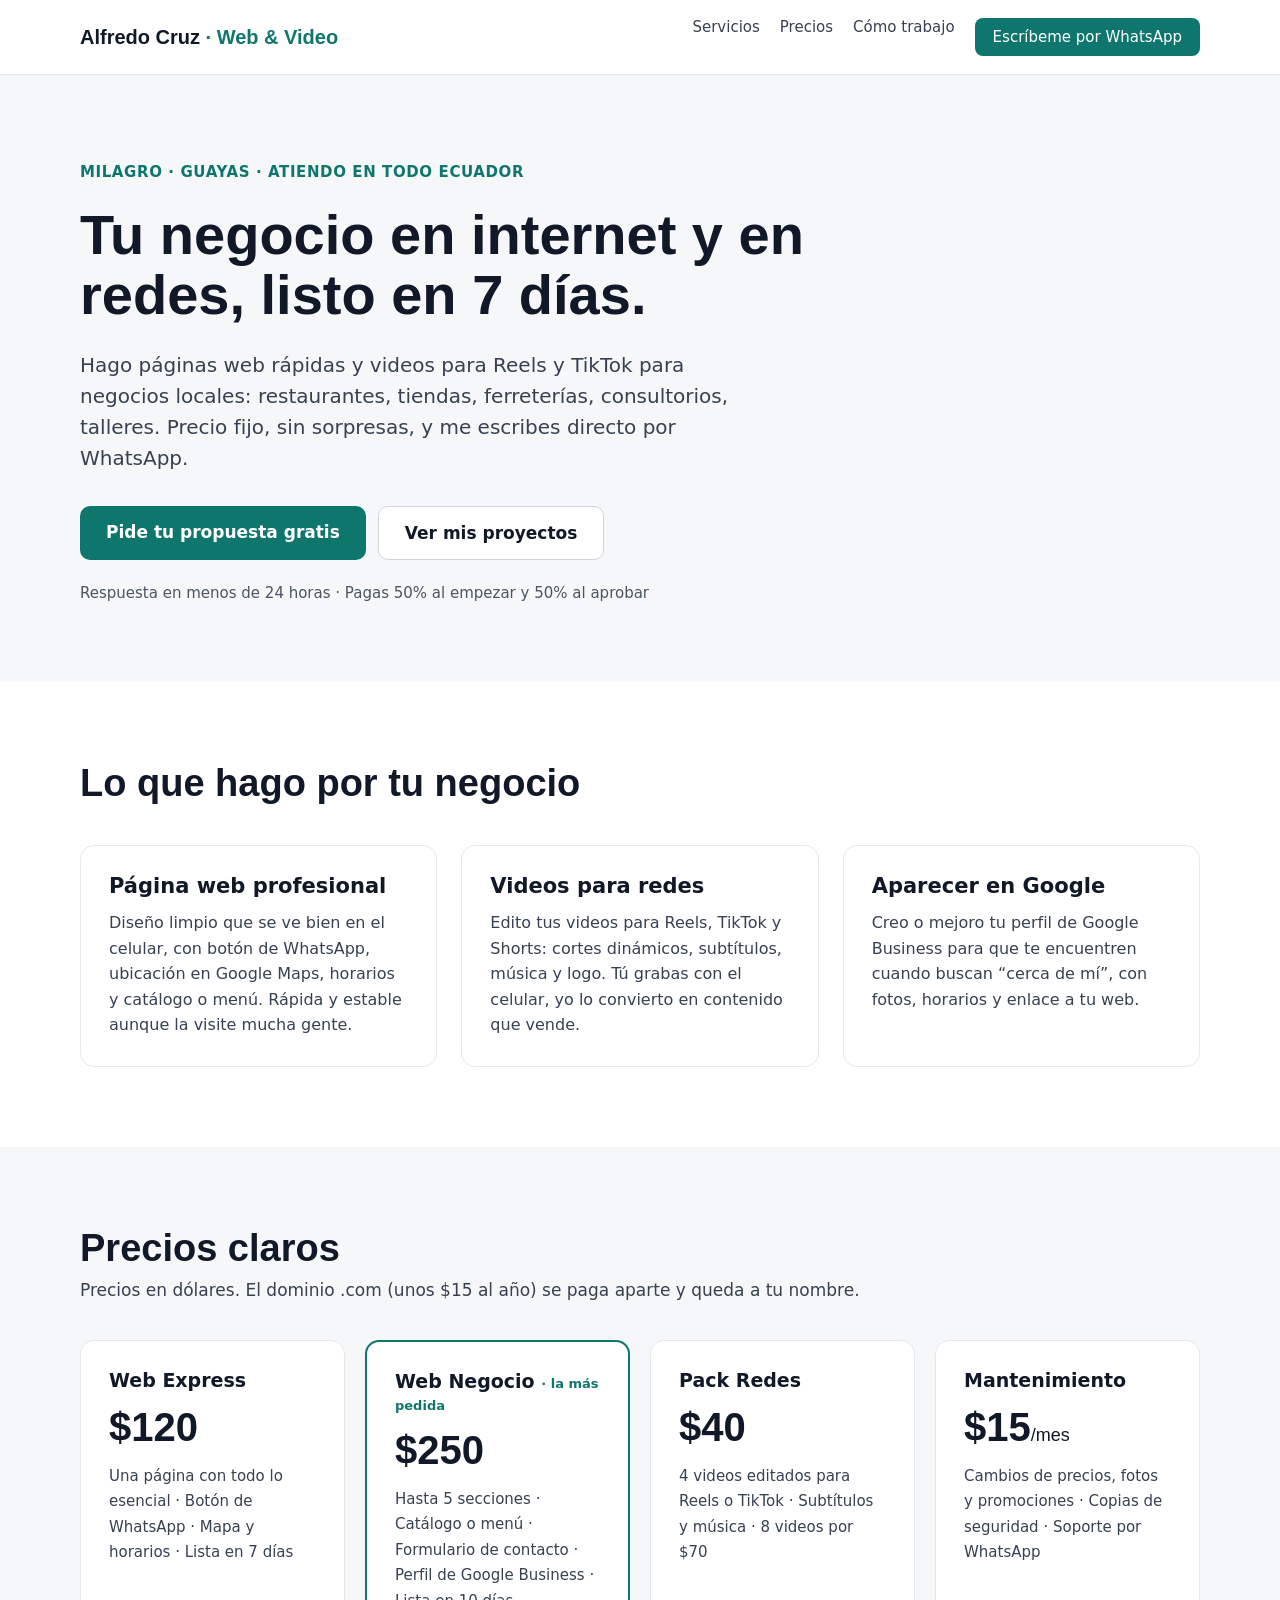
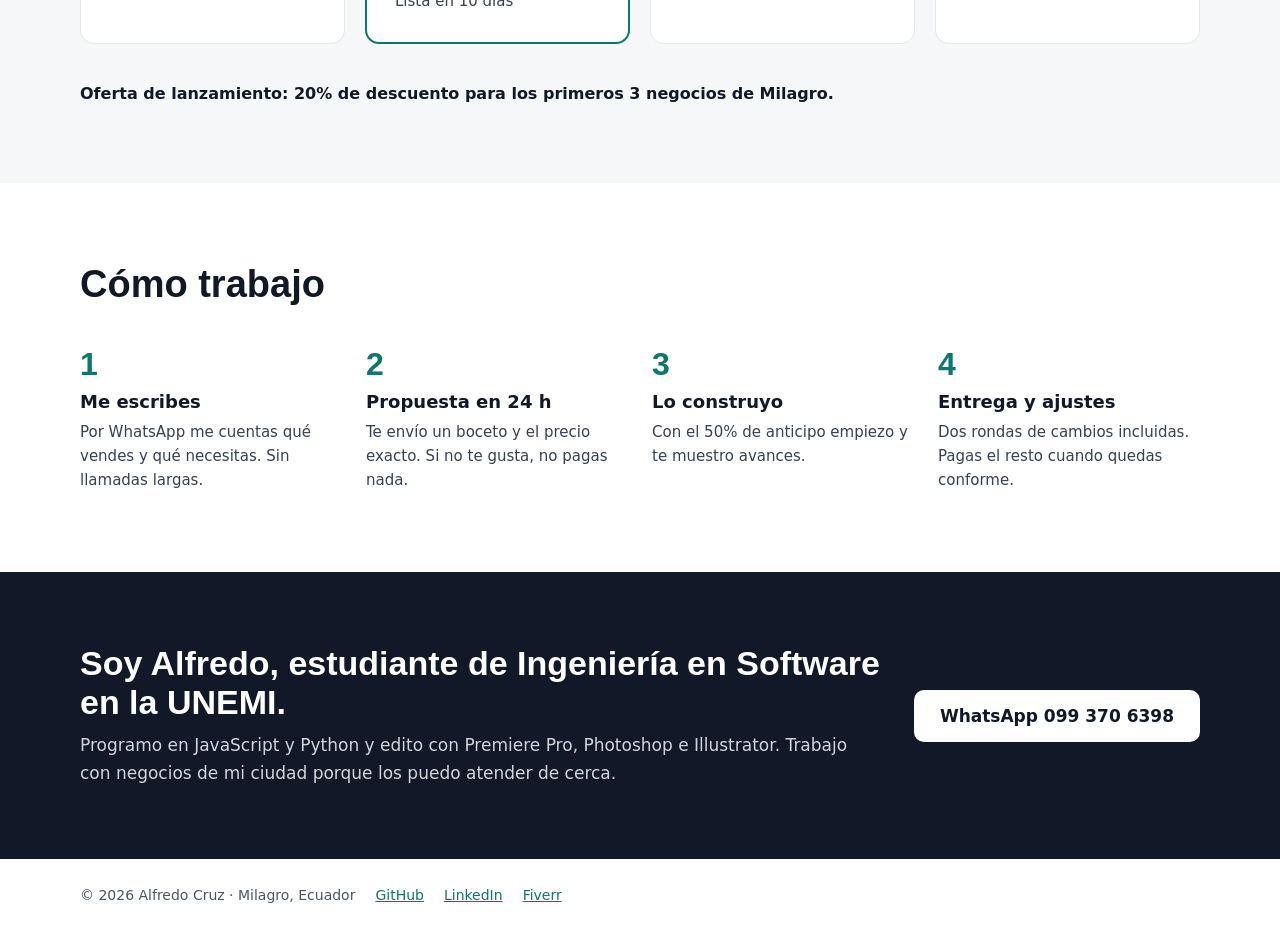
<file: servicios/index.html>
<!doctype html>
<html lang="es">
<head>
<meta charset="utf-8">
<meta http-equiv="Content-Security-Policy" content="default-src 'none'; style-src 'self' 'unsafe-inline' https://fonts.googleapis.com; font-src https://fonts.gstatic.com; img-src 'self' data:; script-src 'none'; connect-src 'none'; base-uri 'none'; form-action 'none'; upgrade-insecure-requests">
<meta name="referrer" content="strict-origin-when-cross-origin">
<meta name="viewport" content="width=device-width, initial-scale=1">
<title>Alfredo Cruz — Páginas web y videos para negocios en Milagro</title>
<meta name="description" content="Páginas web y videos para Reels y TikTok para negocios de Milagro, Ecuador. Precio fijo, listas en 7 días. Escríbeme por WhatsApp.">
<meta property="og:title" content="Tu negocio en internet en 7 días — Alfredo Cruz">
<meta property="og:description" content="Webs desde $120 y videos para redes desde $40. Milagro, Ecuador.">

<link rel="preconnect" href="https://fonts.googleapis.com">
<link href="https://fonts.googleapis.com/css2?family=Inter:wght@400;500;600&amp;family=Space+Grotesk:wght@500;700&amp;display=swap" rel="stylesheet">
<style>
html{scroll-behavior:smooth}body{margin:0;background:#FFFFFF}
a{color:#0F766E}a:hover{color:#115E59}
@media(max-width:640px){h1{font-size:38px!important}h2{font-size:30px!important}}</style>

</head>
<body>
<div style="font-family: Inter, system-ui, sans-serif; color: #111827; background: #FFFFFF; width: 100%">

<header style="border-bottom: 1px solid #E5E7EB">
<div style="max-width: 1120px; margin: 0 auto; padding: 18px 24px; display: flex; flex-wrap: wrap; gap: 16px; align-items: center; justify-content: space-between">
<div style="font-family: 'Space Grotesk', sans-serif; font-weight: 700; font-size: 20px">Alfredo Cruz<span style="color: #0F766E"> · Web &amp; Video</span></div>
<nav style="display: flex; flex-wrap: wrap; gap: 20px; font-size: 15px; font-weight: 500">
<a href="#servicios" style="color: #374151; text-decoration: none">Servicios</a>
<a href="#precios" style="color: #374151; text-decoration: none">Precios</a>
<a href="#como" style="color: #374151; text-decoration: none">Cómo trabajo</a>
<a target="_blank" rel="noopener" href="https://wa.me/593993706398?text=Hola%20Alfredo%2C%20vi%20tu%20p%C3%A1gina%20y%20quiero%20informaci%C3%B3n%20para%20mi%20negocio" style="color: #FFFFFF; background: #0F766E; padding: 10px 18px; border-radius: 8px; text-decoration: none">Escríbeme por WhatsApp</a>
</nav>
</div>
</header>

<section style="background: #F6F7F9">
<div style="max-width: 1120px; margin: 0 auto; padding: 88px 24px 80px; display: flex; flex-direction: column; gap: 24px">
<p style="margin: 0; font-size: 15px; font-weight: 600; color: #0F766E; letter-spacing: 0.04em; text-transform: uppercase">Milagro · Guayas · Atiendo en todo Ecuador</p>
<h1 style="margin: 0; font-family: 'Space Grotesk', sans-serif; font-size: 56px; line-height: 1.08; max-width: 820px">Tu negocio en internet y en redes, listo en 7 días.</h1>
<p style="margin: 0; font-size: 20px; line-height: 1.55; color: #374151; max-width: 680px">Hago páginas web rápidas y videos para Reels y TikTok para negocios locales: restaurantes, tiendas, ferreterías, consultorios, talleres. Precio fijo, sin sorpresas, y me escribes directo por WhatsApp.</p>
<div style="display: flex; flex-wrap: wrap; gap: 12px; margin-top: 8px">
<a target="_blank" rel="noopener" href="https://wa.me/593993706398?text=Hola%20Alfredo%2C%20vi%20tu%20p%C3%A1gina%20y%20quiero%20informaci%C3%B3n%20para%20mi%20negocio" style="color: #FFFFFF; background: #0F766E; padding: 16px 26px; border-radius: 10px; text-decoration: none; font-weight: 600; font-size: 17px">Pide tu propuesta gratis</a>
<a href="https://acruzc23-crypto.github.io" style="color: #111827; background: #FFFFFF; border: 1px solid #D1D5DB; padding: 16px 26px; border-radius: 10px; text-decoration: none; font-weight: 600; font-size: 17px">Ver mis proyectos</a>
</div>
<p style="margin: 0; font-size: 15px; color: #4B5563">Respuesta en menos de 24 horas · Pagas 50% al empezar y 50% al aprobar</p>
</div>
</section>

<section id="servicios">
<div style="max-width: 1120px; margin: 0 auto; padding: 80px 24px; display: flex; flex-direction: column; gap: 40px">
<h2 style="margin: 0; font-family: 'Space Grotesk', sans-serif; font-size: 38px">Lo que hago por tu negocio</h2>
<div style="display: grid; grid-template-columns: repeat(auto-fit, minmax(280px, 1fr)); gap: 24px">
<div style="border: 1px solid #E5E7EB; border-radius: 14px; padding: 28px; display: flex; flex-direction: column; gap: 12px">
<h3 style="margin: 0; font-size: 21px">Página web profesional</h3>
<p style="margin: 0; font-size: 16px; line-height: 1.6; color: #374151">Diseño limpio que se ve bien en el celular, con botón de WhatsApp, ubicación en Google Maps, horarios y catálogo o menú. Rápida y estable aunque la visite mucha gente.</p>
</div>
<div style="border: 1px solid #E5E7EB; border-radius: 14px; padding: 28px; display: flex; flex-direction: column; gap: 12px">
<h3 style="margin: 0; font-size: 21px">Videos para redes</h3>
<p style="margin: 0; font-size: 16px; line-height: 1.6; color: #374151">Edito tus videos para Reels, TikTok y Shorts: cortes dinámicos, subtítulos, música y logo. Tú grabas con el celular, yo lo convierto en contenido que vende.</p>
</div>
<div style="border: 1px solid #E5E7EB; border-radius: 14px; padding: 28px; display: flex; flex-direction: column; gap: 12px">
<h3 style="margin: 0; font-size: 21px">Aparecer en Google</h3>
<p style="margin: 0; font-size: 16px; line-height: 1.6; color: #374151">Creo o mejoro tu perfil de Google Business para que te encuentren cuando buscan “cerca de mí”, con fotos, horarios y enlace a tu web.</p>
</div>
</div>
</div>
</section>

<section id="precios" style="background: #F6F7F9">
<div style="max-width: 1120px; margin: 0 auto; padding: 80px 24px; display: flex; flex-direction: column; gap: 40px">
<div style="display: flex; flex-direction: column; gap: 10px">
<h2 style="margin: 0; font-family: 'Space Grotesk', sans-serif; font-size: 38px">Precios claros</h2>
<p style="margin: 0; font-size: 17px; color: #374151">Precios en dólares. El dominio .com (unos $15 al año) se paga aparte y queda a tu nombre.</p>
</div>
<div style="display: grid; grid-template-columns: repeat(auto-fit, minmax(240px, 1fr)); gap: 20px">
<div style="background: #FFFFFF; border: 1px solid #E5E7EB; border-radius: 14px; padding: 28px; display: flex; flex-direction: column; gap: 14px">
<h3 style="margin: 0; font-size: 19px">Web Express</h3>
<p style="margin: 0; font-family: 'Space Grotesk', sans-serif; font-size: 40px; font-weight: 700">$120</p>
<p style="margin: 0; font-size: 15px; line-height: 1.7; color: #374151">Una página con todo lo esencial · Botón de WhatsApp · Mapa y horarios · Lista en 7 días</p>
</div>
<div style="background: #FFFFFF; border: 2px solid #0F766E; border-radius: 14px; padding: 28px; display: flex; flex-direction: column; gap: 14px">
<h3 style="margin: 0; font-size: 19px">Web Negocio <span style="font-size: 13px; color: #0F766E">· la más pedida</span></h3>
<p style="margin: 0; font-family: 'Space Grotesk', sans-serif; font-size: 40px; font-weight: 700">$250</p>
<p style="margin: 0; font-size: 15px; line-height: 1.7; color: #374151">Hasta 5 secciones · Catálogo o menú · Formulario de contacto · Perfil de Google Business · Lista en 10 días</p>
</div>
<div style="background: #FFFFFF; border: 1px solid #E5E7EB; border-radius: 14px; padding: 28px; display: flex; flex-direction: column; gap: 14px">
<h3 style="margin: 0; font-size: 19px">Pack Redes</h3>
<p style="margin: 0; font-family: 'Space Grotesk', sans-serif; font-size: 40px; font-weight: 700">$40</p>
<p style="margin: 0; font-size: 15px; line-height: 1.7; color: #374151">4 videos editados para Reels o TikTok · Subtítulos y música · 8 videos por $70</p>
</div>
<div style="background: #FFFFFF; border: 1px solid #E5E7EB; border-radius: 14px; padding: 28px; display: flex; flex-direction: column; gap: 14px">
<h3 style="margin: 0; font-size: 19px">Mantenimiento</h3>
<p style="margin: 0; font-family: 'Space Grotesk', sans-serif; font-size: 40px; font-weight: 700">$15<span style="font-size: 18px; font-weight: 500">/mes</span></p>
<p style="margin: 0; font-size: 15px; line-height: 1.7; color: #374151">Cambios de precios, fotos y promociones · Copias de seguridad · Soporte por WhatsApp</p>
</div>
</div>
<p style="margin: 0; font-size: 16px; font-weight: 600; color: #111827">Oferta de lanzamiento: 20% de descuento para los primeros 3 negocios de Milagro.</p>
</div>
</section>

<section id="como">
<div style="max-width: 1120px; margin: 0 auto; padding: 80px 24px; display: flex; flex-direction: column; gap: 40px">
<h2 style="margin: 0; font-family: 'Space Grotesk', sans-serif; font-size: 38px">Cómo trabajo</h2>
<div style="display: grid; grid-template-columns: repeat(auto-fit, minmax(220px, 1fr)); gap: 24px">
<div style="display: flex; flex-direction: column; gap: 8px"><p style="margin: 0; font-family: 'Space Grotesk', sans-serif; font-size: 32px; font-weight: 700; color: #0F766E">1</p><h3 style="margin: 0; font-size: 18px">Me escribes</h3><p style="margin: 0; font-size: 15px; line-height: 1.6; color: #374151">Por WhatsApp me cuentas qué vendes y qué necesitas. Sin llamadas largas.</p></div>
<div style="display: flex; flex-direction: column; gap: 8px"><p style="margin: 0; font-family: 'Space Grotesk', sans-serif; font-size: 32px; font-weight: 700; color: #0F766E">2</p><h3 style="margin: 0; font-size: 18px">Propuesta en 24 h</h3><p style="margin: 0; font-size: 15px; line-height: 1.6; color: #374151">Te envío un boceto y el precio exacto. Si no te gusta, no pagas nada.</p></div>
<div style="display: flex; flex-direction: column; gap: 8px"><p style="margin: 0; font-family: 'Space Grotesk', sans-serif; font-size: 32px; font-weight: 700; color: #0F766E">3</p><h3 style="margin: 0; font-size: 18px">Lo construyo</h3><p style="margin: 0; font-size: 15px; line-height: 1.6; color: #374151">Con el 50% de anticipo empiezo y te muestro avances.</p></div>
<div style="display: flex; flex-direction: column; gap: 8px"><p style="margin: 0; font-family: 'Space Grotesk', sans-serif; font-size: 32px; font-weight: 700; color: #0F766E">4</p><h3 style="margin: 0; font-size: 18px">Entrega y ajustes</h3><p style="margin: 0; font-size: 15px; line-height: 1.6; color: #374151">Dos rondas de cambios incluidas. Pagas el resto cuando quedas conforme.</p></div>
</div>
</div>
</section>

<section style="background: #111827">
<div style="max-width: 1120px; margin: 0 auto; padding: 72px 24px; display: flex; flex-wrap: wrap; gap: 32px; align-items: center; justify-content: space-between">
<div style="display: flex; flex-direction: column; gap: 10px; flex: 1 1 420px">
<h2 style="margin: 0; font-family: 'Space Grotesk', sans-serif; font-size: 34px; color: #FFFFFF">Soy Alfredo, estudiante de Ingeniería en Software en la UNEMI.</h2>
<p style="margin: 0; font-size: 17px; line-height: 1.6; color: #D1D5DB">Programo en JavaScript y Python y edito con Premiere Pro, Photoshop e Illustrator. Trabajo con negocios de mi ciudad porque los puedo atender de cerca.</p>
</div>
<a target="_blank" rel="noopener" href="https://wa.me/593993706398?text=Hola%20Alfredo%2C%20vi%20tu%20p%C3%A1gina%20y%20quiero%20informaci%C3%B3n%20para%20mi%20negocio" style="color: #111827; background: #FFFFFF; padding: 16px 26px; border-radius: 10px; text-decoration: none; font-weight: 600; font-size: 17px">WhatsApp 099 370 6398</a>
</div>
</section>

<footer style="max-width: 1120px; margin: 0 auto; padding: 28px 24px; display: flex; flex-wrap: wrap; gap: 20px; font-size: 14px; color: #4B5563">
<span>© 2026 Alfredo Cruz · Milagro, Ecuador</span>
<a href="https://github.com/acruzc23-crypto">GitHub</a>
<a href="https://www.linkedin.com/in/alfredo-cruz-dev">LinkedIn</a>
<a href="https://www.fiverr.com/alfredo_cruz18">Fiverr</a>
</footer>

</div>
</body>
</html>
</file>
<file: styles.css>
/* ===== Variables de tema ===== */
:root {
  --bg: #ffffff;
  --bg-alt: #f4f6fb;
  --text: #1c2333;
  --muted: #5b6478;
  --primary: #2563eb;
  --primary-soft: #dbe6ff;
  --card: #ffffff;
  --border: #e3e7ef;
  --shadow: 0 6px 20px rgba(20, 30, 60, 0.07);
}

[data-theme="dark"] {
  --bg: #0f1420;
  --bg-alt: #151c2b;
  --text: #e8ecf5;
  --muted: #9aa4b8;
  --primary: #5b8cff;
  --primary-soft: #1f2c4d;
  --card: #18202f;
  --border: #263046;
  --shadow: 0 6px 20px rgba(0, 0, 0, 0.35);
}

/* ===== Base ===== */
* { box-sizing: border-box; margin: 0; padding: 0; }
html { scroll-behavior: smooth; }
body {
  font-family: "Inter", system-ui, sans-serif;
  background: var(--bg);
  color: var(--text);
  line-height: 1.6;
  transition: background 0.3s, color 0.3s;
}
a { color: inherit; text-decoration: none; }
.container { width: min(1100px, 100% - 32px); margin-inline: auto; }

/* ===== Navegación ===== */
.nav {
  position: sticky; top: 0; z-index: 10;
  background: color-mix(in srgb, var(--bg) 85%, transparent);
  backdrop-filter: blur(8px);
  border-bottom: 1px solid var(--border);
}
.nav__inner { display: flex; align-items: center; justify-content: space-between; height: 64px; }
.nav__logo { font-weight: 700; font-size: 1.4rem; }
.nav__logo span { color: var(--primary); }
.nav__links { display: flex; align-items: center; gap: 24px; }
.nav__links a { color: var(--muted); font-weight: 500; }
.nav__links a:hover { color: var(--primary); }
.nav__toggle { display: none; background: none; border: none; font-size: 1.5rem; color: var(--text); cursor: pointer; }
.theme-btn { background: var(--bg-alt); border: 1px solid var(--border); border-radius: 50%; width: 36px; height: 36px; cursor: pointer; }

/* ===== Hero ===== */
.hero { padding: 110px 0 90px; }
.hero__hello { color: var(--primary); font-weight: 600; }
.hero__name { font-size: clamp(2.4rem, 6vw, 4rem); line-height: 1.1; }
.hero__role { font-size: clamp(1.2rem, 3vw, 1.7rem); color: var(--muted); font-weight: 500; margin: 8px 0 20px; }
.hero__role span { color: var(--primary); border-right: 2px solid var(--primary); padding-right: 4px; }
.hero__text { max-width: 620px; color: var(--muted); font-size: 1.05rem; }
.hero__actions { display: flex; gap: 12px; margin: 28px 0 18px; flex-wrap: wrap; }
.hero__status { font-size: 0.9rem; color: var(--muted); }

/* ===== Botones ===== */
.btn { display: inline-block; padding: 12px 22px; border-radius: 10px; font-weight: 600; transition: transform 0.15s, opacity 0.15s; }
.btn:hover { transform: translateY(-2px); }
.btn--primary { background: var(--primary); color: #fff; }
.btn--ghost { border: 1px solid var(--border); background: var(--card); }

/* ===== Secciones ===== */
.section { padding: 80px 0; }
.section--alt { background: var(--bg-alt); }
.section__title { font-size: 1.9rem; margin-bottom: 32px; }
.section__title::after { content: ""; display: block; width: 48px; height: 4px; background: var(--primary); border-radius: 4px; margin-top: 8px; }

.about { max-width: 760px; display: grid; gap: 16px; color: var(--muted); }
.about strong { color: var(--text); }
.about__facts { list-style: none; display: grid; grid-template-columns: repeat(auto-fit, minmax(240px, 1fr)); gap: 10px; margin-top: 8px; }
.about__facts li { background: var(--bg-alt); border: 1px solid var(--border); padding: 10px 14px; border-radius: 10px; color: var(--text); }

/* ===== Habilidades ===== */
.skills { display: grid; grid-template-columns: repeat(auto-fit, minmax(230px, 1fr)); gap: 20px; }
.skill-card { background: var(--card); border: 1px solid var(--border); border-radius: 14px; padding: 22px; box-shadow: var(--shadow); }
.skill-card h3 { margin-bottom: 14px; font-size: 1.05rem; }
.tags { list-style: none; display: flex; flex-wrap: wrap; gap: 8px; }
.tags li { background: var(--primary-soft); color: var(--primary); padding: 4px 10px; border-radius: 999px; font-size: 0.85rem; font-weight: 500; }

/* ===== Proyectos ===== */
.filters { display: flex; gap: 10px; margin-bottom: 24px; flex-wrap: wrap; }
.filter { border: 1px solid var(--border); background: var(--card); color: var(--text); padding: 8px 16px; border-radius: 999px; cursor: pointer; font: inherit; }
.filter.active { background: var(--primary); color: #fff; border-color: var(--primary); }
.projects { display: grid; grid-template-columns: repeat(auto-fill, minmax(300px, 1fr)); gap: 22px; }
.project { background: var(--card); border: 1px solid var(--border); border-radius: 14px; padding: 24px; box-shadow: var(--shadow); display: flex; flex-direction: column; gap: 12px; transition: transform 0.2s; }
.project:hover { transform: translateY(-4px); }
.project__icon { font-size: 2rem; }
.project h3 { font-size: 1.15rem; }
.project p { color: var(--muted); font-size: 0.95rem; flex: 1; }
.project__links { display: flex; gap: 16px; font-weight: 600; color: var(--primary); }

/* ===== Contacto / Footer ===== */
.contact p { color: var(--muted); margin-bottom: 20px; }
.contact__links { display: flex; flex-wrap: wrap; gap: 12px; }
.footer { padding: 28px 0; text-align: center; color: var(--muted); font-size: 0.9rem; border-top: 1px solid var(--border); }

/* ===== Responsive ===== */
@media (max-width: 720px) {
  .nav__toggle { display: block; }
  .nav__links {
    position: absolute; top: 64px; left: 0; right: 0;
    flex-direction: column; gap: 16px; padding: 20px;
    background: var(--bg); border-bottom: 1px solid var(--border);
    display: none;
  }
  .nav__links.open { display: flex; }
  .hero { padding: 70px 0 60px; }
}
</file>
